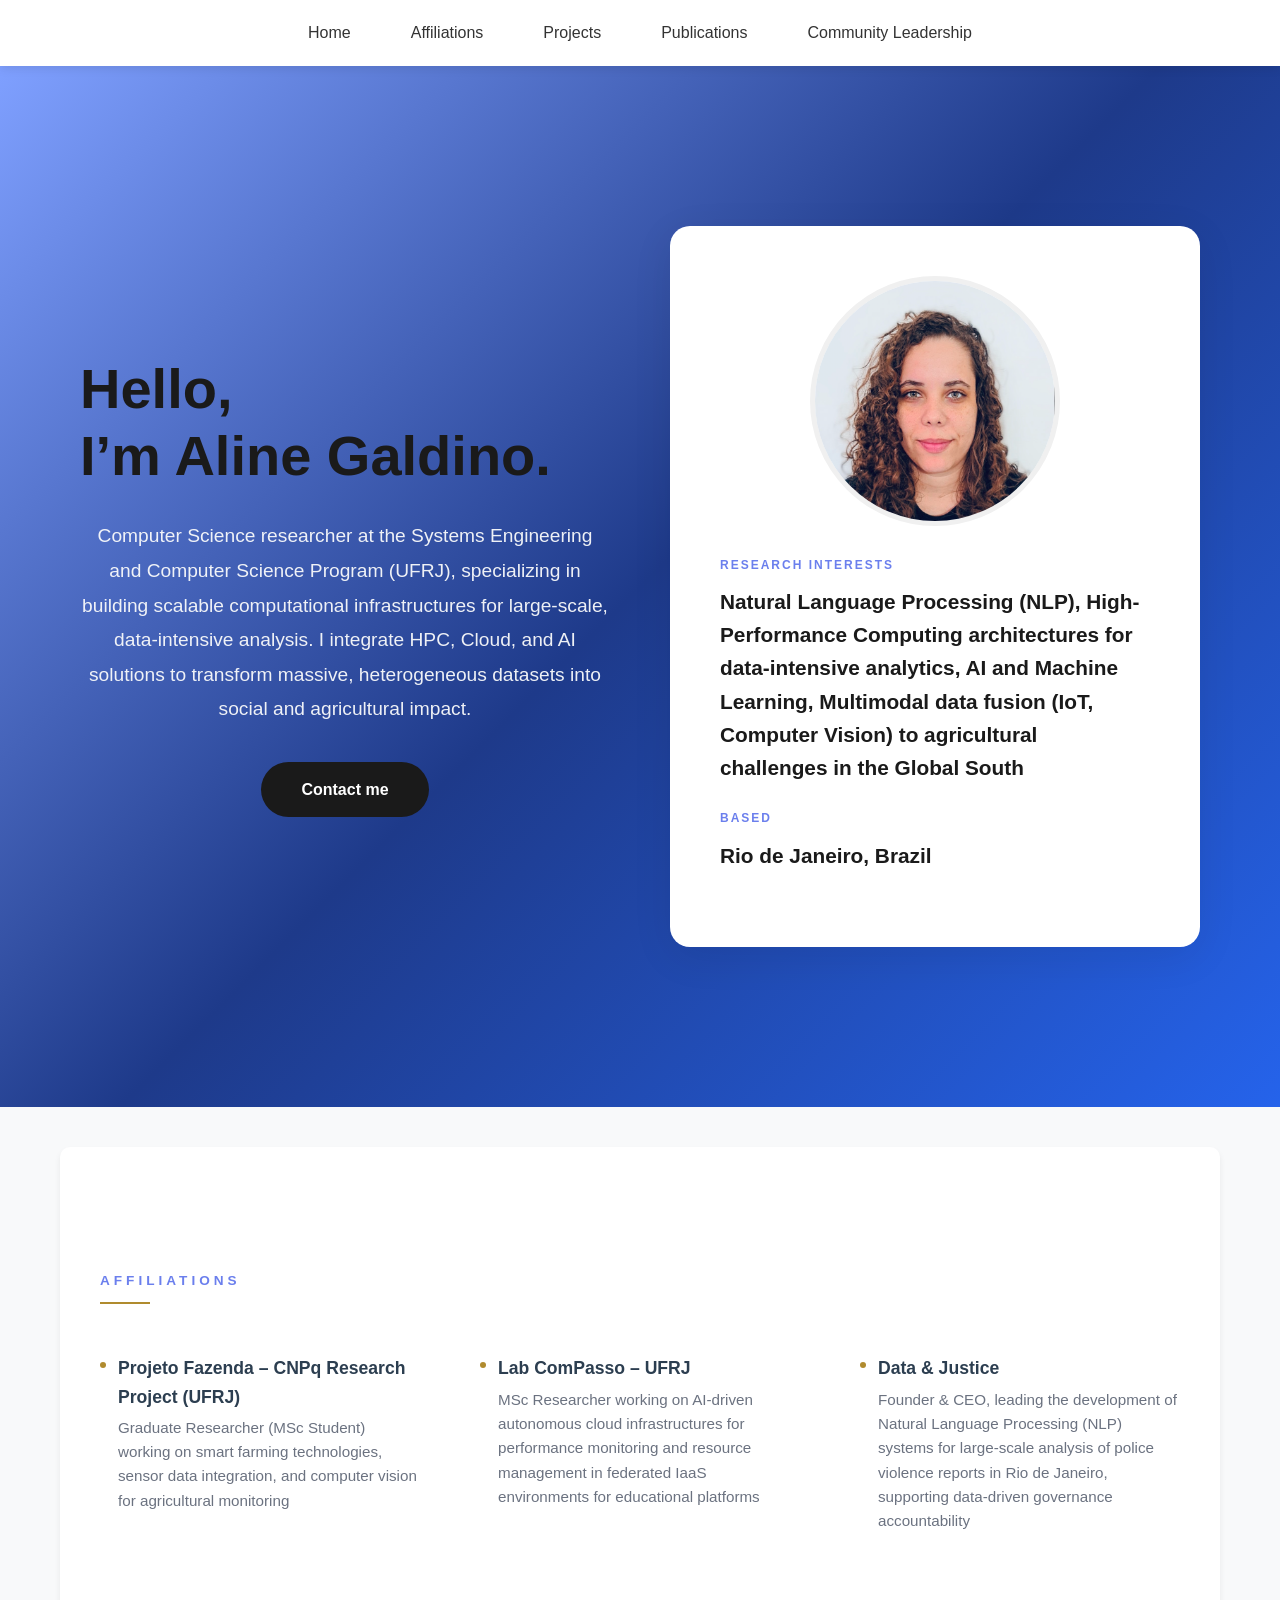
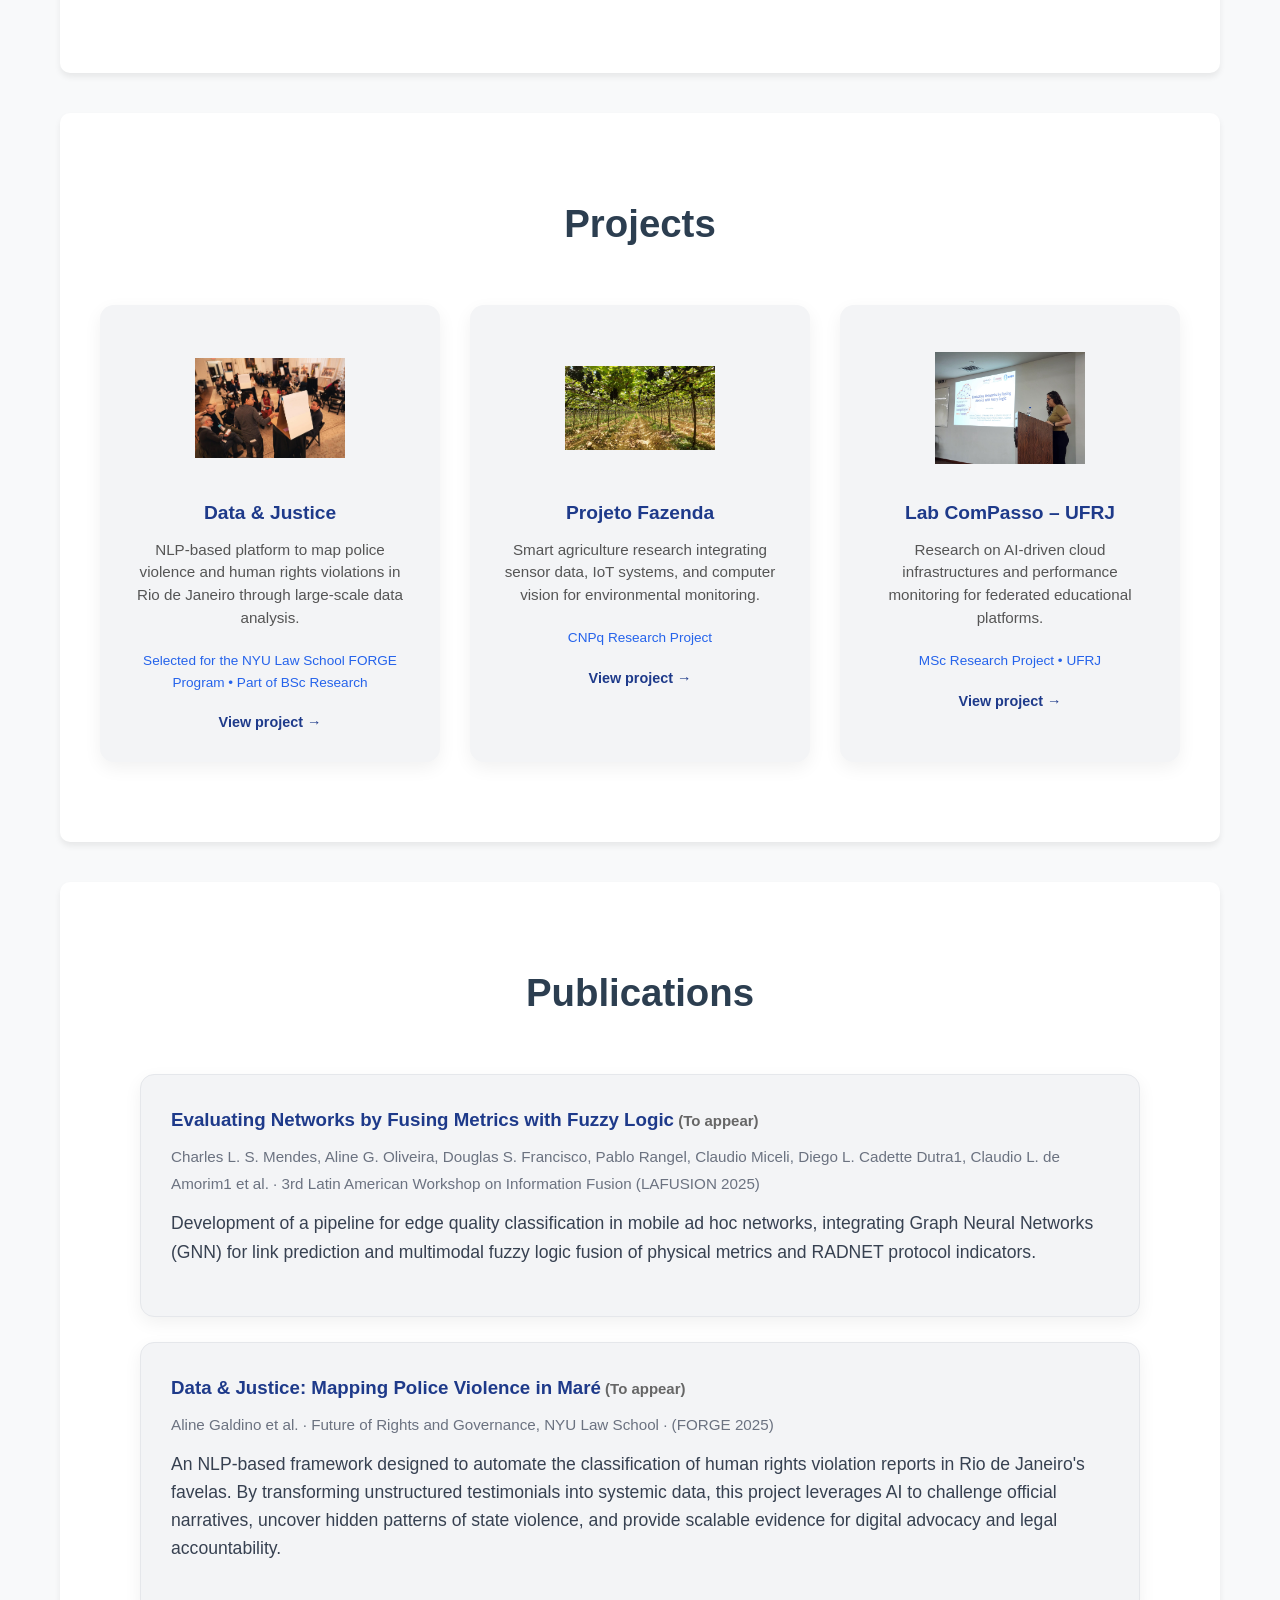
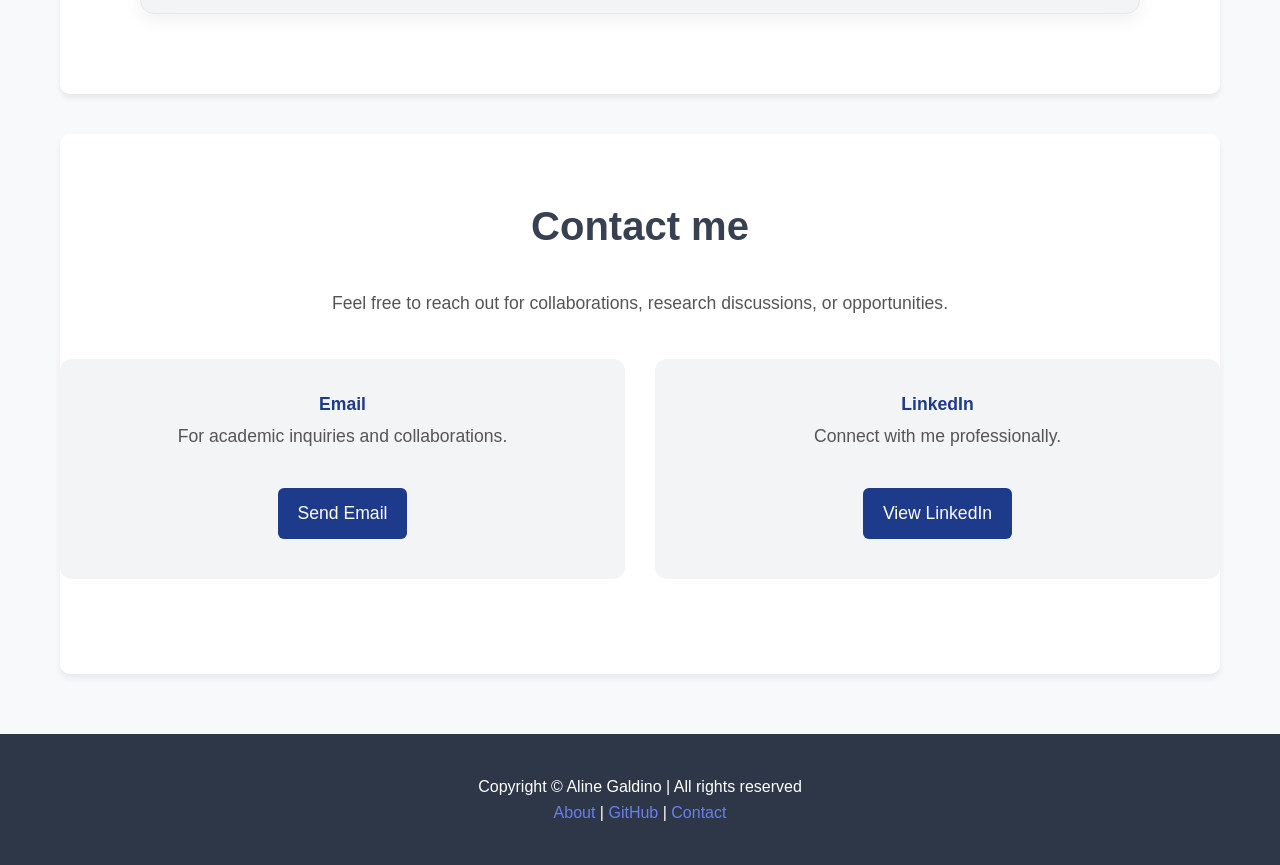
<file: index.html>
<!DOCTYPE html>
<html lang="en">
<head>
    <meta charset="UTF-8">
    <meta name="viewport" content="width=device-width, initial-scale=1.0">
    <title>Aline Galdino | Home </title>
    <link rel="stylesheet" href="style.css"/>
</head>
<body>
    <nav>
        <ul>
            <li><a href="#about">Home</a></li>
            <li><a href="#affiliation">Affiliations</a></li>
            <li><a href="#projects">Projects</a></li>
            <li><a href="#publications">Publications</a></li>
            <li><a href="outreach.html">Community Leadership</a></li>
        </ul>
    </nav>
    <header>
        <section id="about">
            <div class="about-container">
                <div class="about-text">
                    <h2>Hello, <br>I’m Aline Galdino.</h2>
            
                    <p>
                        Computer Science researcher at the Systems Engineering and Computer Science Program (UFRJ), specializing in building scalable 
                        computational infrastructures for large-scale, data-intensive analysis. I integrate HPC, Cloud, and AI solutions to transform massive, 
                        heterogeneous datasets into social and agricultural impact.
                    </p>
            
                    <div class="about-buttons">
                        <a href="mailto:alinegal@cos.ufrj.br" class="btn-primary">Contact me</a>
                    </div>
                </div>
            
                <div class="about-card">
            
                    <div class="profile-image-container">
                        <img src="img/aline_oliveira.png" alt="Aline Galdino" class="profile-image">
                    </div>
            
                    <div class="info-section">
            
                        <div class="info-label">RESEARCH INTERESTS</div>
                        <div class="info-content">
                            Natural Language Processing (NLP), High-Performance Computing architectures for data-intensive analytics, 
                            AI and Machine Learning, Multimodal data fusion (IoT, Computer Vision) to agricultural challenges in the Global South
                        </div>

                        <div class="info-label">BASED</div>
                        <div class="info-content">
                            Rio de Janeiro, Brazil
                        </div>
            
                    </div>
                </div>
            </div>
        </section>
    </header>

    <div class="container">
        <section id="affiliation" class="affiliations-section">

            <div class="affiliations-container">
        
                <div class="affiliations-title">
                    <span>AFFILIATIONS</span>
                    <div class="title-line"></div>
                </div>
        
                <div class="affiliations-grid">
        
                    <div class="affiliation-item">
                        <h4>Projeto Fazenda – CNPq Research Project (UFRJ)</h4>
                        <p>
                            Graduate Researcher (MSc Student) working on smart farming technologies,
                            sensor data integration, and computer vision for agricultural monitoring
                        </p>
                    </div>
        
                    <div class="affiliation-item">
                        <h4>Lab ComPasso – UFRJ</h4>
                        <p>
                            MSc Researcher working on AI-driven autonomous cloud infrastructures for performance monitoring and resource management
                            in federated IaaS environments for educational platforms
                        </p>
                    </div>
        
                    <div class="affiliation-item">
                        <h4>Data & Justice</h4>
                        <p>
                            Founder & CEO, leading the development of Natural Language
                            Processing (NLP) systems for large-scale analysis of police
                            violence reports in Rio de Janeiro,
                            supporting data-driven governance accountability
                        </p>
                    </div>
        
        
                </div>
        
            </div>
        
        </section>

        <section id="projects" class="projects-section">
            <h2 class="section-title">Projects</h2>
          
            <div class="projects-grid">
          
              <!-- DATA & JUSTICE -->
              <a href="https://forge-program.com/" class="project-card" target="_blank">
                <img src="img/data-logo.jpg" alt="Data & Justice Logo" class="project-logo">
          
                <h3>Data & Justice</h3>
          
                <p>
                  NLP-based platform to map police violence and human rights violations 
                  in Rio de Janeiro through large-scale data analysis.
                </p>
          
                <span class="project-highlight">
                  Selected for the NYU Law School FORGE Program • Part of BSc Research
                </span>
          
                <div class="project-link">View project →</div>
              </a>
    
              <!-- PROJETO FAZENDA -->
              <a href="https://youtu.be/YkrmVfnjn38?si=19OAs7YoQgDdJ00r" class="project-card" target="_blank">
                <img src="img/fazenda-logo.jpg" alt="Projeto Fazenda Logo" class="project-logo">
          
                <h3>Projeto Fazenda</h3>
          
                <p>
                  Smart agriculture research integrating sensor data, IoT systems,
                  and computer vision for environmental monitoring.
                </p>
          
                <span class="project-highlight">
                  CNPq Research Project
                </span>
          
                <div class="project-link">View project →</div>
              </a>
          
              <!-- LAB COMPASSO -->
              <a href="https://www.compasso.ufrj.br/projetos/cloud-nas-favelas" class="project-card" target="_blank">
                <img src="img/compasso-logo.jpg" alt="Lab ComPasso Logo" class="project-logo">
          
                <h3>Lab ComPasso – UFRJ</h3>
          
                <p>
                  Research on AI-driven cloud infrastructures and performance monitoring 
                  for federated educational platforms.
                </p>
          
                <span class="project-highlight">
                  MSc Research Project • UFRJ
                </span>
          
                <div class="project-link">View project →</div>
              </a>
          
          
            </div>
          </section>

          <section id="publications" class="publications-section">

            <h2 class="section-title">Publications</h2>
        
            <div class="publications-container">
        
                <div class="publication-card">
                    <h3>
                        <a href="publications/radnet-protocol.html">
                             Evaluating Networks by Fusing Metrics with Fuzzy Logic<span style="font-size: 0.8em; color: #666;"> (To appear)</span>
                        </a>
                    </h3>
        
                    <p class="publication-authors">
                        Charles L. S. Mendes, Aline G. Oliveira, Douglas S. Francisco, Pablo Rangel, Claudio Miceli, Diego L. Cadette Dutra1, Claudio L. de Amorim1 et al. · 3rd Latin American Workshop on Information Fusion (LAFUSION 2025) 
                    </p>
        
                    <p class="publication-description">
                        Development of a pipeline for edge quality classification in mobile ad hoc networks, 
                        integrating Graph Neural Networks (GNN) for link prediction and multimodal fuzzy logic 
                        fusion of physical metrics and RADNET protocol indicators.
                    </p>
                </div>
        
        
                <div class="publication-card">
                    <h3>
                        <a href="publications/datajustice.html">
                            Data & Justice: Mapping Police Violence in Maré<span style="font-size: 0.8em; color: #666;"> (To appear)</span>
                        </a>
                    </h3>
        
                    <p class="publication-authors">
                        Aline Galdino et al. · Future of Rights and Governance, NYU Law School · (FORGE 2025)
                    </p>
        
                    <p class="publication-description">
                        An NLP-based framework designed to automate the classification of human rights 
                        violation reports in Rio de Janeiro's favelas. By transforming unstructured 
                        testimonials into systemic data, this project leverages AI to challenge official 
                        narratives, uncover hidden patterns of state violence, and provide scalable 
                        evidence for digital advocacy and legal accountability.
                    </p>
                </div>
        
            </div>
        
        </section>

        <section id="contact">
            <h2>Contact me</h2>

            <p class="contact-intro">
                Feel free to reach out for collaborations, research discussions, or opportunities.
            </p>

            <ul class="contact-list">
                <li>
                <strong >Email</strong><br>
                <p>For academic inquiries and collaborations.</p>
                <a href="mailto:alinegal@cos.ufrj.br" class="btn contact-btn">
                 Send Email
                </a>
                </li>

                <li>
                <strong>LinkedIn</strong><br>
                <p>Connect with me professionally.</p>
                <a href="https://www.linkedin.com/in/aline-gal/" target="_blank" class="btn contact-btn">
                 View LinkedIn
                </a>
               </li>
            </ul>
        </section>
    </div>

    <footer>
        <div class="container">
            <p>Copyright &copy; Aline Galdino | All rights reserved</p>
            <p>
                <a href="#about">About</a> |  
                <a href="https://github.com/aline-gal" target="_blank">GitHub</a> | 
                <a href="#contact">Contact</a>
            </p>
        </div>
    </footer>

    <script>
        // Smooth scrolling for navigation links
        document.querySelectorAll('a[href^="#"]').forEach(anchor => {
            anchor.addEventListener('click', function (e) {
                e.preventDefault();
                const target = document.querySelector(this.getAttribute('href'));
                if (target) {
                    target.scrollIntoView({
                        behavior: 'smooth',
                        block: 'start'
                    });
                }
            });
        });

        // Add active state to navigation
        window.addEventListener('scroll', () => {
            const sections = document.querySelectorAll('section');
            const navLinks = document.querySelectorAll('nav a');
            
            let current = '';
            sections.forEach(section => {
                const sectionTop = section.offsetTop;
                const sectionHeight = section.clientHeight;
                if (pageYOffset >= sectionTop - 100) {
                    current = section.getAttribute('id');
                }
            });

            navLinks.forEach(link => {
                link.style.background = '';
                link.style.color = '';
                if (link.getAttribute('href') === `#${current}`) {
                    link.style.background = '#6B7FED';
                    link.style.color = 'white';
                }
            });
        });
    </script>
</body>
</html>
</file>
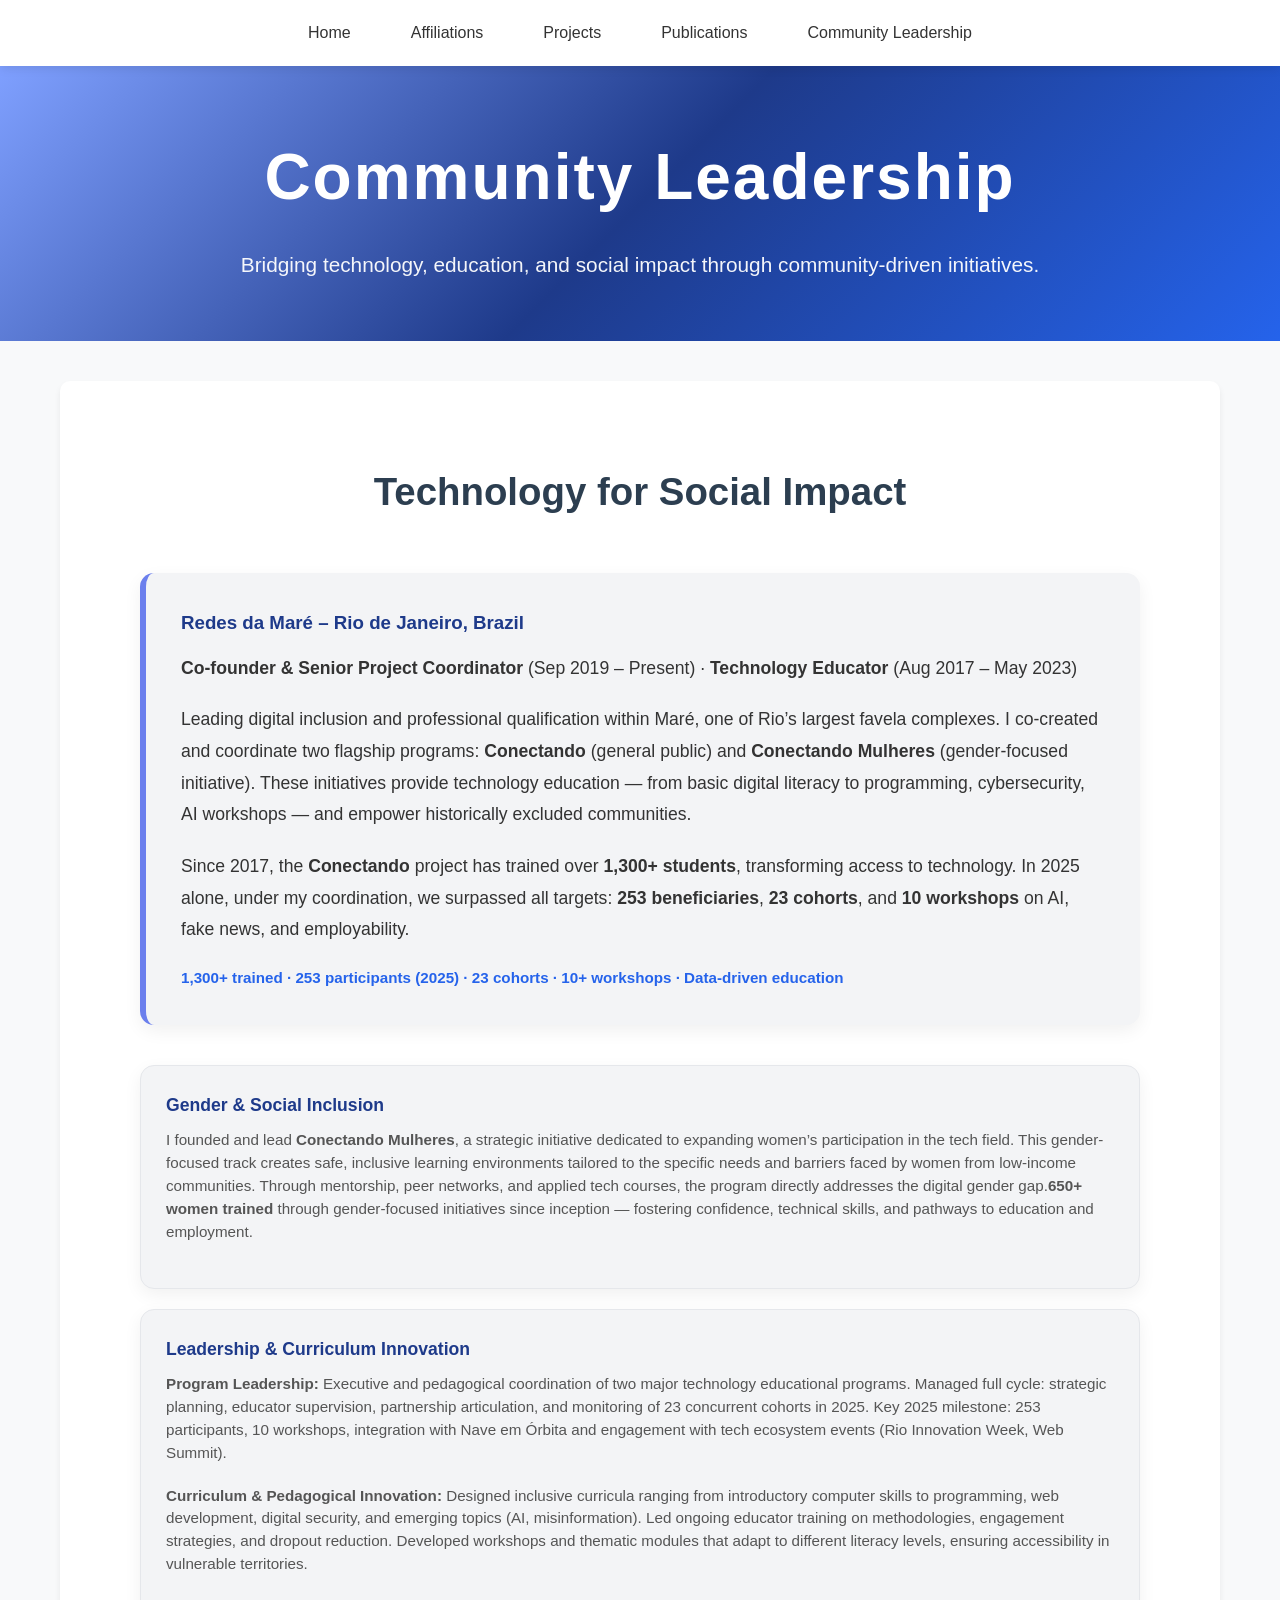
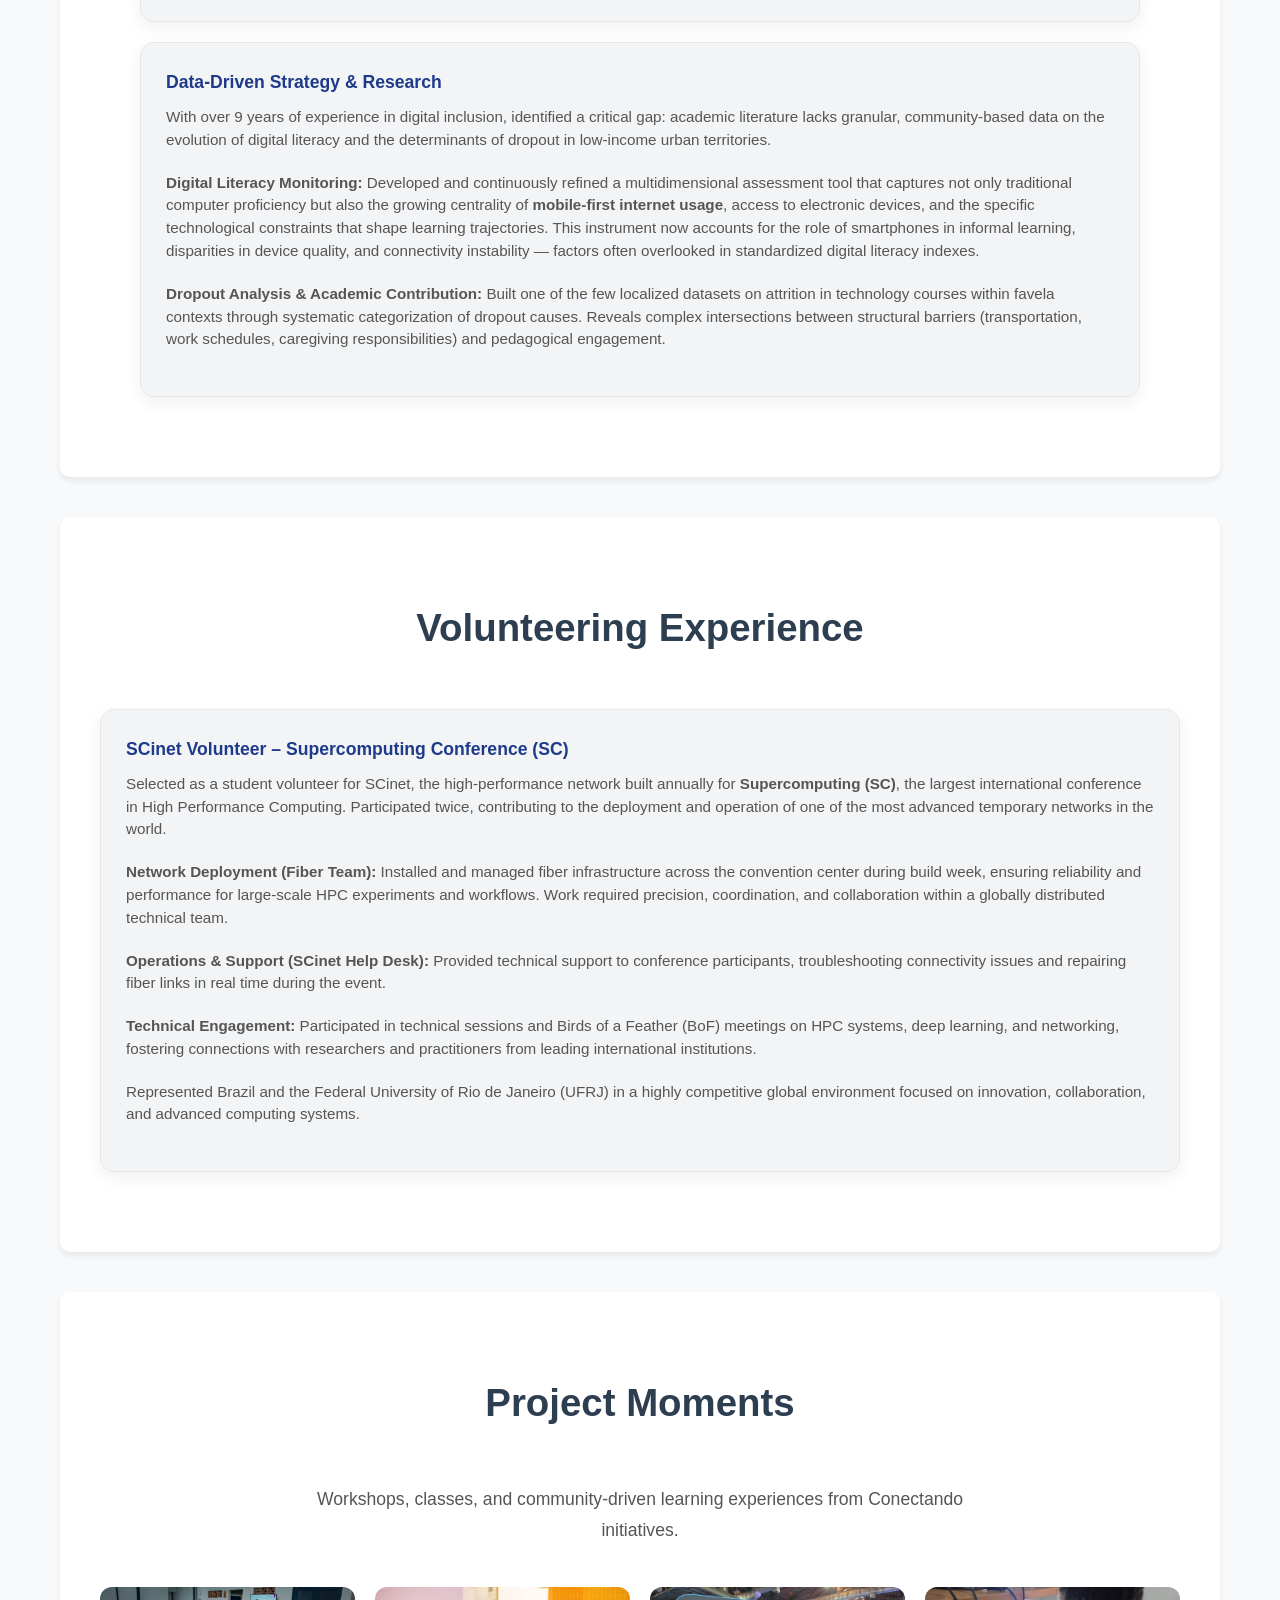
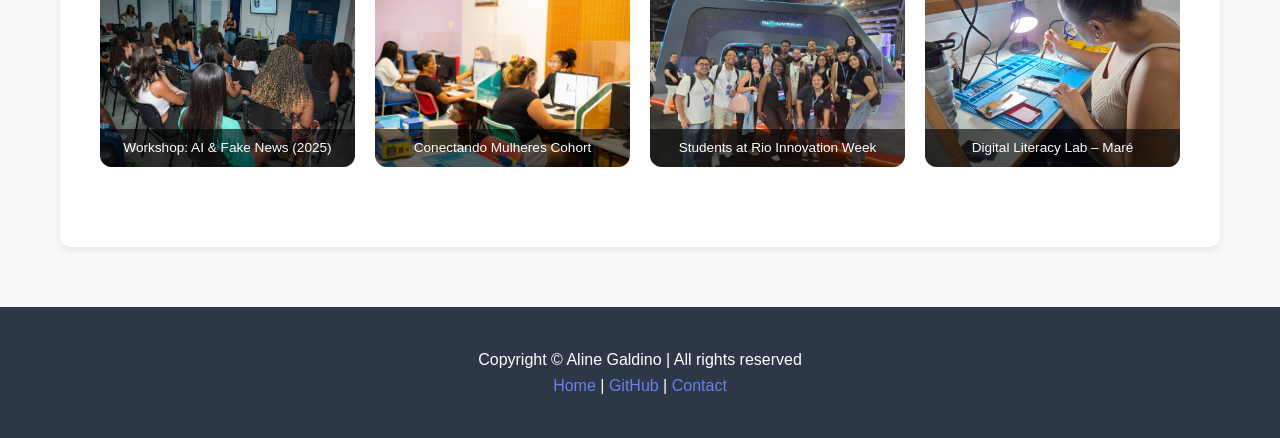
<file: outreach.html>
<!DOCTYPE html>
<html lang="en">
<head>
    <meta charset="UTF-8">
    <meta name="viewport" content="width=device-width, initial-scale=1.0">
    <title>Aline Galdino | Outreach</title>
    <link rel="stylesheet" href="style.css"/>
</head>

<body>

    <!-- NAV -->
    <nav>
        <ul>
            <li><a href="index.html">Home</a></li>
            <li><a href="index.html#affiliation">Affiliations</a></li>
            <li><a href="index.html#projects">Projects</a></li>
            <li><a href="index.html#publications">Publications</a></li>
            <li><a href="outeach.html"r>Community Leadership</a></li>
        </ul>
    </nav>

    <!-- HEADER -->
    <header style="padding: 60px 0;">
        <h1>Community Leadership</h1>
        <p>
            Bridging technology, education, and social impact through community-driven initiatives.
        </p>
    </header>

    <div class="container">

        <!-- MAIN SECTION -->
        <section class="outreach-section">

            <h2 class="section-title">Technology for Social Impact</h2>
          
            <div class="outreach-container">
          
              <!-- FEATURED -->
              <div class="outreach-featured">
          
                <h3>Redes da Maré – Rio de Janeiro, Brazil</h3>
                <p><strong>Co-founder & Senior Project Coordinator</strong> (Sep 2019 – Present) · <strong>Technology Educator</strong> (Aug 2017 – May 2023)</p>
                    <p>
                        Leading digital inclusion and professional qualification within Maré, one of Rio’s largest favela complexes.  
                        I co-created and coordinate two flagship programs: <strong>Conectando</strong> (general public) and <strong>Conectando Mulheres</strong> (gender-focused initiative).  
                        These initiatives provide technology education — from basic digital literacy to programming, cybersecurity, AI workshops — and empower historically excluded communities.
                    </p>
                    <p>
                        Since 2017, the <strong>Conectando</strong> project has trained over <strong>1,300+ students</strong>, transforming access to technology.  
                        In 2025 alone, under my coordination, we surpassed all targets: <strong>253 beneficiaries</strong>, <strong>23 cohorts</strong>, and <strong>10 workshops</strong> on AI, fake news, and employability.
                    </p>
          
                <div class="outreach-highlight">
                  1,300+ trained · 253 participants (2025) · 23 cohorts · 10+ workshops · Data-driven education
                </div>
          
              </div>
          
              <!-- GRID -->
              <div class="outreach-grid">

                <div class="outreach-card">
                    <h4>Gender & Social Inclusion</h4>
                    <div class="compact-text">
                        <p>I founded and lead <strong>Conectando Mulheres</strong>, a strategic initiative dedicated to expanding women’s participation in the tech field. This gender-focused track creates safe, inclusive learning environments tailored to the specific needs and barriers faced by women from low-income communities. Through mentorship, peer networks, and applied tech courses, the program directly addresses the digital gender gap.<strong>650+ women trained</strong> through gender-focused initiatives since inception — fostering confidence, technical skills, and pathways to education and employment.</p>
                    </div>
                </div>   
          
                <div class="outreach-card">
                    <h4>Leadership & Curriculum Innovation</h4>
                    <p><strong>Program Leadership:</strong> Executive and pedagogical coordination of two major technology educational programs. Managed full cycle: strategic planning, educator supervision, partnership articulation, and monitoring of 23 concurrent cohorts in 2025. Key 2025 milestone: 253 participants, 10 workshops, integration with Nave em Órbita and engagement with tech ecosystem events (Rio Innovation Week, Web Summit).</p>
                    <p><strong>Curriculum & Pedagogical Innovation:</strong> Designed inclusive curricula ranging from introductory computer skills to programming, web development, digital security, and emerging topics (AI, misinformation). Led ongoing educator training on methodologies, engagement strategies, and dropout reduction. Developed workshops and thematic modules that adapt to different literacy levels, ensuring accessibility in vulnerable territories.</p>
                </div>

                <div class="outreach-card">
                    <h4> Data-Driven Strategy & Research</h4>
                    <p>With over 9 years of experience in digital inclusion, identified a critical gap: academic literature lacks granular, community-based data on the evolution of digital literacy and the determinants of dropout in low-income urban territories.</p>
                    <p><strong>Digital Literacy Monitoring:</strong> Developed and continuously refined a multidimensional assessment tool that captures not only traditional computer proficiency but also the growing centrality of <strong>mobile-first internet usage</strong>, access to electronic devices, and the specific technological constraints that shape learning trajectories. This instrument now accounts for the role of smartphones in informal learning, disparities in device quality, and connectivity instability — factors often overlooked in standardized digital literacy indexes.</p>
                    <p><strong>Dropout Analysis & Academic Contribution:</strong> Built one of the few localized datasets on attrition in technology courses within favela contexts through systematic categorization of dropout causes. Reveals complex intersections between structural barriers (transportation, work schedules, caregiving responsibilities) and pedagogical engagement.</p>
                </div>
          
            </div>
          
        </section>

        <!-- VOLUNTEERING -->
        <section class="outreach-section">
            <h2 class="section-title">Volunteering Experience</h2>

            <div class="outreach-card">

                <h4>SCinet Volunteer – Supercomputing Conference (SC)</h4>
              
                <p>
                  Selected as a student volunteer for SCinet, the high-performance network built annually for 
                  <strong>Supercomputing (SC)</strong>, the largest international conference in High Performance Computing. 
                  Participated twice, contributing to the deployment and operation of one of the most advanced 
                  temporary networks in the world.
                </p>
              
                <p>
                  <strong>Network Deployment (Fiber Team):</strong> Installed and managed fiber infrastructure across 
                  the convention center during build week, ensuring reliability and performance for large-scale HPC 
                  experiments and workflows. Work required precision, coordination, and collaboration within a 
                  globally distributed technical team.
                </p>
              
                <p>
                  <strong>Operations & Support (SCinet Help Desk):</strong> Provided technical support to conference 
                  participants, troubleshooting connectivity issues and repairing fiber links in real time during 
                  the event.
                </p>
              
                <p>
                  <strong>Technical Engagement:</strong> Participated in technical sessions and Birds of a Feather (BoF) 
                  meetings on HPC systems, deep learning, and networking, fostering connections with researchers and 
                  practitioners from leading international institutions.
                </p>
              
                <p>
                  Represented Brazil and the Federal University of Rio de Janeiro (UFRJ) in a highly competitive 
                  global environment focused on innovation, collaboration, and advanced computing systems.
                </p>
              
              </div>
        </section>

        <!-- GALLERY -->
        <section class="outreach-section">
            <h2 class="section-title">Project Moments</h2>

            <p class="contact-intro">
                Workshops, classes, and community-driven learning experiences from Conectando initiatives.
            </p>

            <div class="gallery-grid">

                <div class="gallery-item">
                    <img src="img/workshop.jpeg" alt="Workshop AI and Fake News 2025">
                    <span>Workshop: AI & Fake News (2025)</span>
                </div>
            
                <div class="gallery-item">
                    <img src="img/CM.jpg" alt="Conectando Mulheres cohort">
                    <span>Conectando Mulheres Cohort</span>
                </div>
            
                <div class="gallery-item">
                    <img src="img/event.jpeg" alt="Students at Rio Innovation Week">
                    <span>Students at Rio Innovation Week</span>
                </div>
            
                <div class="gallery-item">
                    <img src="img/lab.jpg" alt="Digital Literacy Lab Maré">
                    <span>Digital Literacy Lab – Maré</span>
                </div>
            
            </div>

            </div>
        </section>

    </div>

    <!-- FOOTER -->
    <footer>
        <div class="container">
            <p>Copyright &copy; Aline Galdino | All rights reserved</p>
            <p>
                <a href="index.html">Home</a> |  
                <a href="https://github.com/aline-gal" target="_blank">GitHub</a> | 
                <a href="index.html#contact">Contact</a>
            </p>
        </div>
    </footer>

</body>
</html>
</file>
<file: style.css>
* {
            margin: 0;
            padding: 0;
            box-sizing: border-box;
        }

        body {
            font-family: -apple-system, BlinkMacSystemFont, 'Segoe UI', Roboto, Oxygen, Ubuntu, Cantarell, sans-serif;
            line-height: 1.6;
            color: #333;
            background: #f8f9fa;
        }

        .container {
            max-width: 1200px;
            margin: 0 auto;
            padding: 0 20px;
        }

        /* Header */
        header {
            background: linear-gradient(135deg, #7FA0FF 0%, #1E3A8A 50%, #2563EB 100%);
            color: white;
            padding: 100px 0;
            text-align: center;
        }

        header h1 {
            font-size: 4rem;
            font-weight: 700;
            margin-bottom: 20px;
            letter-spacing: 2px;
        }

        header p {
            font-size: 1.3rem;
            opacity: 0.95;
            max-width: 900px;
            margin: 0 auto;
            font-weight: 300;
        }

        /* Navigation */
        nav {
            background: white;
            box-shadow: 0 2px 10px rgba(0,0,0,0.1);
            position: sticky;
            top: 0;
            z-index: 1000;
        }

        nav ul {
            list-style: none;
            display: flex;
            justify-content: center;
            flex-wrap: wrap;
            padding: 0;
        }

        nav li {
            margin: 0;
        }

        nav a {
            display: block;
            padding: 20px 30px;
            text-decoration: none;
            color: #333;
            font-weight: 500;
            transition: all 0.3s ease;
        }

        nav a:hover {
            background: #6B7FED;
            color: white;
        }

        /* About Section with Photo */
        #about {
            background: transparent;
            margin: 0;
            box-shadow: none;
        }

        .about-container {
            display: grid;
            grid-template-columns: 1fr 1fr;
            gap: 60px;
            align-items: center;
            max-width: 1200px;
            margin: 0 auto;
            padding: 0 40px;
        }

        .about-text {
            padding-right: 0px;
        }

        .about-label {
            font-size: 0.85rem;
            letter-spacing: 3px;
            text-transform: uppercase;
            color: #6B7FED;
            font-weight: 600;
            margin-bottom: 20px;
        }

        .about-text h2 {
            font-size: 3.5rem;
            font-weight: 700;
            color: #1a1a1a;
            margin-bottom: 30px;
            line-height: 1.2;
            text-align: left;
        }

        .about-text p {
            font-size: 1.2rem;
            color: #F9FAFB;
            line-height: 1.8;
            margin-bottom: 35px;
        }

        .about-buttons {
            display: flex;
            gap: 20px;
            justify-content: center;
            margin-top: 30px;
        }

        .btn-primary {
            display: inline-block;
            padding: 15px 40px;
            background: #1a1a1a;
            color: white;
            text-decoration: none;
            border-radius: 50px;
            font-weight: 600;
            transition: all 0.3s ease;
            font-size: 1rem;
        }

        .btn-primary:hover {
            background: #333;
            transform: translateY(-2px);
            box-shadow: 0 5px 20px rgba(0,0,0,0.2);
        }

        .btn-secondary {
            display: inline-block;
            padding: 15px 40px;
            background: transparent;
            color: #FF6B35;
            text-decoration: none;
            border-radius: 50px;
            font-weight: 600;
            transition: all 0.3s ease;
            font-size: 1rem;
        }

        .btn-secondary:hover {
            color: #FF4500;
        }

        .about-card {
            background: white;
            border-radius: 20px;
            padding: 50px;
            box-shadow: 0 10px 40px rgba(0,0,0,0.08);
            text-align: center;
        }

        .profile-image-container {
            width: 250px;
            height: 250px;
            margin: 0 auto 30px;
            border-radius: 50%;
            overflow: hidden;
            border: 5px solid #f0f0f0;
        }

        .profile-image {
            width: 100%;
            height: 100%;
            object-fit: cover;
        }

        .info-section {
            margin-top: 30px;
            text-align: left;
        }

        .info-label {
            font-size: 0.75rem;
            letter-spacing: 2px;
            text-transform: uppercase;
            color: #6B7FED;
            font-weight: 600;
            margin-bottom: 10px;
        }

        .info-content {
            font-size: 1.3rem;
            color: #1a1a1a;
            font-weight: 600;
            margin-bottom: 25px;
        }

        /* Sections */
        section {
            padding: 60px 0;
            background: white;
            margin: 40px 0;
            border-radius: 10px;
            box-shadow: 0 4px 6px rgba(0,0,0,0.07);
        }

        section h2 {
            font-size: 2.5rem;
            margin-bottom: 30px;
            color: #6B7FED;
            text-align: center;
        }

        section p, section ul {
            font-size: 1.1rem;
            margin-bottom: 20px;
            line-height: 1.8;
        }

        section ul {
            padding-left: 40px;
        }

        section li {
            margin-bottom: 15px;
        }

        /* Features Grid */
        .features-grid {
            display: grid;
            grid-template-columns: repeat(auto-fit, minmax(300px, 1fr));
            gap: 30px;
            margin-top: 40px;
        }

        .feature-card {
            background: linear-gradient(135deg, #f5f7fa 0%, #c3cfe2 100%);
            padding: 30px;
            border-radius: 10px;
            transition: transform 0.3s ease, box-shadow 0.3s ease;
        }

        .feature-card:hover {
            transform: translateY(-5px);
            box-shadow: 0 10px 25px rgba(0,0,0,0.15);
        }

        .feature-card h3 {
            color: #6B7FED;
            font-size: 1.5rem;
            margin-bottom: 15px;
        }

        /* Team Grid */
        .team-grid {
            display: grid;
            grid-template-columns: repeat(auto-fit, minmax(250px, 1fr));
            gap: 30px;
            margin-top: 40px;
        }

        .team-member {
            text-align: center;
            padding: 20px;
            background: #f8f9fa;
            border-radius: 10px;
            transition: transform 0.3s ease;
        }

        .team-member:hover {
            transform: scale(1.05);
        }

        .team-member h3 {
            color: #6B7FED;
            margin-bottom: 10px;
        }

        .team-member p {
            color: #666;
            font-size: 0.95rem;
        }

        /* Code Block */
        pre {
            background: #2d2d2d;
            color: #f8f8f2;
            padding: 20px;
            border-radius: 8px;
            overflow-x: auto;
            margin: 20px 0;
        }

        code {
            font-family: 'Courier New', Courier, monospace;
        }

        /* Buttons */
        .btn {
            display: inline-block;
            padding: 12px 30px;
            background: #6B7FED;
            color: white;
            text-decoration: none;
            border-radius: 5px;
            font-weight: 600;
            transition: all 0.3s ease;
            margin: 10px 5px;
        }

        .btn:hover {
            background: #8B6FD9;
            transform: translateY(-2px);
            box-shadow: 0 5px 15px rgba(107, 127, 237, 0.4);
        }

        /* Footer */
        footer {
            background: #2d3748;
            color: white;
            text-align: center;
            padding: 40px 0;
            margin-top: 60px;
        }

        footer a {
            color: #6B7FED;
            text-decoration: none;
        }

        footer a:hover {
            text-decoration: underline;
        }

        /* Responsive */
        @media (max-width: 968px) {
            .about-container {
                grid-template-columns: 1fr;
                gap: 40px;
            }

            .about-text {
                padding-right: 0;
            }

            .about-text h2 {
                font-size: 2.5rem;
            }
        }

        @media (max-width: 768px) {
            header h1 {
                font-size: 2.5rem;
            }

            header p {
                font-size: 1.1rem;
            }

            nav a {
                padding: 15px 20px;
                font-size: 0.9rem;
            }

            section h2 {
                font-size: 2rem;
            }

            .about-buttons {
                flex-direction: column;
            }
        }

        /* ===== AFFILIATIONS ===== */

.affiliations-section {
    background: white;
    margin: 40px 0;
    border-radius: 10px;
    box-shadow: 0 4px 6px rgba(0,0,0,0.07);
}

.affiliations-container {
    max-width: 1200px;
    margin: auto;
    padding: 60px 40px;
}

/* Title left */
.affiliations-title {
    margin-bottom: 50px;
}

.affiliations-title span {
    font-size: 0.85rem;
    letter-spacing: 4px;
    font-weight: 700;
    color: #6B7FED;
}

.title-line {
    width: 50px;
    height: 2px;
    background: #b08b2e;
    margin-top: 10px;
}

/* Grid */
.affiliations-grid {
    display: grid;
    grid-template-columns: repeat(3, 1fr);
    gap: 40px 60px;
}

/* Item */
.affiliation-item {
    position: relative;
    padding-left: 18px;
}

/* golden bullet */
.affiliation-item::before {
    content: "";
    width: 6px;
    height: 6px;
    background: #b08b2e;
    border-radius: 50%;
    position: absolute;
    left: 0;
    top: 8px;
}

.affiliation-item h4 {
    font-size: 1.1rem;
    font-weight: 600;
    color: #2c3e50;
    margin-bottom: 5px;
}

.affiliation-item p {
    font-size: 0.95rem;
    color: #6b7280;
    line-height: 1.6;
}

.projects-section {
  padding: 80px 40px;
  background: #ffffff;  /* cor externa (igual ao fundo atual dos cards) */
}

.section-title {
  text-align: center;
  font-size: 2.4rem;
  margin-bottom: 50px;
  color: #2c3e50;
}

.projects-grid {
  display: grid;
  grid-template-columns: repeat(auto-fit, minmax(280px, 1fr));
  gap: 30px;
}

/* CARD */
.project-card {
  background: #f3f4f6;  /* agora branco */
  padding: 28px;
  border-radius: 14px;
  text-decoration: none;
  color: inherit;
  box-shadow: 0 6px 18px rgba(0,0,0,0.06);
  transition: all 0.25s ease;
  text-align: center;
}

.project-card:hover {
  transform: translateY(-6px);
  box-shadow: 0 12px 28px rgba(0,0,0,0.1);
}

/* LOGO */
.project-logo {
  width: 150px;
  height: 150px;
  object-fit: contain;
  
  display: block;
  margin: 0 auto 15px auto;
}

.project-card h3 {
  margin-bottom: 10px;
  font-size: 1.2rem;
  color: #1e3a8a;
}

.project-card p {
  font-size: 0.95rem;
  color: #555;
  line-height: 1.5;
}

.project-highlight {
  display: block;
  margin-top: 12px;
  font-size: 0.85rem;
  color: #2563eb;
  font-weight: 500;
}

.project-link {
  margin-top: 18px;
  font-size: 0.9rem;
  font-weight: 600;
  color: #1e3a8a;
}

/* PUBLICATIONS */

.publications-section {
  padding: 80px 40px;
  background: #ffffff;
}

.publications-container {
  max-width: 1000px;
  margin: 0 auto;
  display: flex;
  flex-direction: column;
  gap: 25px;
}

.publication-card {
  background:  #f3f4f6; 
  padding: 30px;
  border-radius: 14px;
  border: 1px solid #e5e7eb;
  box-shadow: 0 6px 18px rgba(0,0,0,0.06);
  transition: all 0.25s ease;
}

.publication-card:hover {
  transform: translateY(-3px);
  box-shadow: 0 10px 24px rgba(0,0,0,0.08);
}

.publication-card h3 a {
  text-decoration: none;
  color: #1e3a8a;
}

.publication-card h3 a:hover {
  text-decoration: underline;
}

.publication-authors {
  font-size: 0.95rem;
  color: #6b7280;
  margin: 8px 0 12px;
}

.publication-description {
  color: #374151;
  line-height: 1.6;
}

/* CONTACT */

#contact h2 {
  color: #374151;
}

.contact-intro {
    text-align: center;
    max-width: 700px;
    margin: 0 auto 40px auto;
    font-size: 1.1rem;
    color: #555;
}

.contact-list {
    list-style: none;
    padding: 0;
    margin-top: 40px;
    display: grid;
    grid-template-columns: repeat(2, 1fr);
    gap: 30px;
}

.contact-list li {
    background: #f3f4f6;
    padding: 30px;
    border-radius: 12px;
    text-align: center;
    font-size: 1.1rem;
    color: #555;
}
.contact-list li strong{
    color: #1e3a8a;
}

.contact-btn {
    margin-top: 15px;
}
.btn {
    display: inline-block;
    padding: 10px 20px;
    background-color: #1e3a8a; /* mesma cor do título */
    color: white;
    border-radius: 6px;
    text-decoration: none;
    font-weight: 500;
    transition: 0.2s ease;
}

.btn:hover {
    background-color: #1e3a8a;
}

/* ===== OUTREACH ===== */

.outreach-section {
    padding: 80px 40px;
    background: #ffffff;
  }
  
  .outreach-container {
    max-width: 1000px;
    margin: 0 auto;
  }
  
  .outreach-featured {
    background: #f3f4f6;
    padding: 35px;
    border-radius: 14px;
    border-left: 6px solid #6B7FED;
    margin-bottom: 40px;
    box-shadow: 0 6px 18px rgba(0,0,0,0.06);
  }
  
  .outreach-featured h3 {
    color: #1e3a8a;
    margin-bottom: 15px;
  }
  
  .outreach-highlight {
    margin-top: 15px;
    font-weight: 600;
    color: #2563eb;
    font-size: 0.95rem;
  }
  
  .outreach-grid {
    display: flex;
    flex-direction: column;
    gap: 20px;
  }
  
  .outreach-card {
    background: #f3f4f6;
    padding: 25px;
    border-radius: 14px;
    border: 1px solid #e5e7eb;
    box-shadow: 0 6px 18px rgba(0,0,0,0.06);
    transition: all 0.25s ease;
  }
  
  .outreach-card:hover {
    transform: translateY(-4px);
    box-shadow: 0 10px 24px rgba(0,0,0,0.08);
  }
  
  .outreach-card h4 {
    color: #1e3a8a;
    margin-bottom: 10px;
    font-size: 1.1rem;
  }
  
  .outreach-card p {
    font-size: 0.95rem;
    color: #555;
    line-height: 1.5;
  }
  
  /* ===== GALLERY ===== */
  
  .gallery-grid {
      display: grid;
      grid-template-columns: repeat(auto-fit, minmax(220px, 1fr));
      gap: 20px;
      margin-top: 30px;
  }
  
  .gallery-item {
    position: relative;
    height: 180px;
    border-radius: 12px;
    overflow: hidden;
}

.gallery-item img {
    width: 100%;
    height: 100%;
    object-fit: cover;
}

/* legenda por cima da imagem */
.gallery-item span {
    position: absolute;
    bottom: 0;
    left: 0;
    right: 0;
    background: rgba(0,0,0,0.6);
    color: white;
    padding: 8px;
    font-size: 0.85rem;
    text-align: center;
}
</file>
